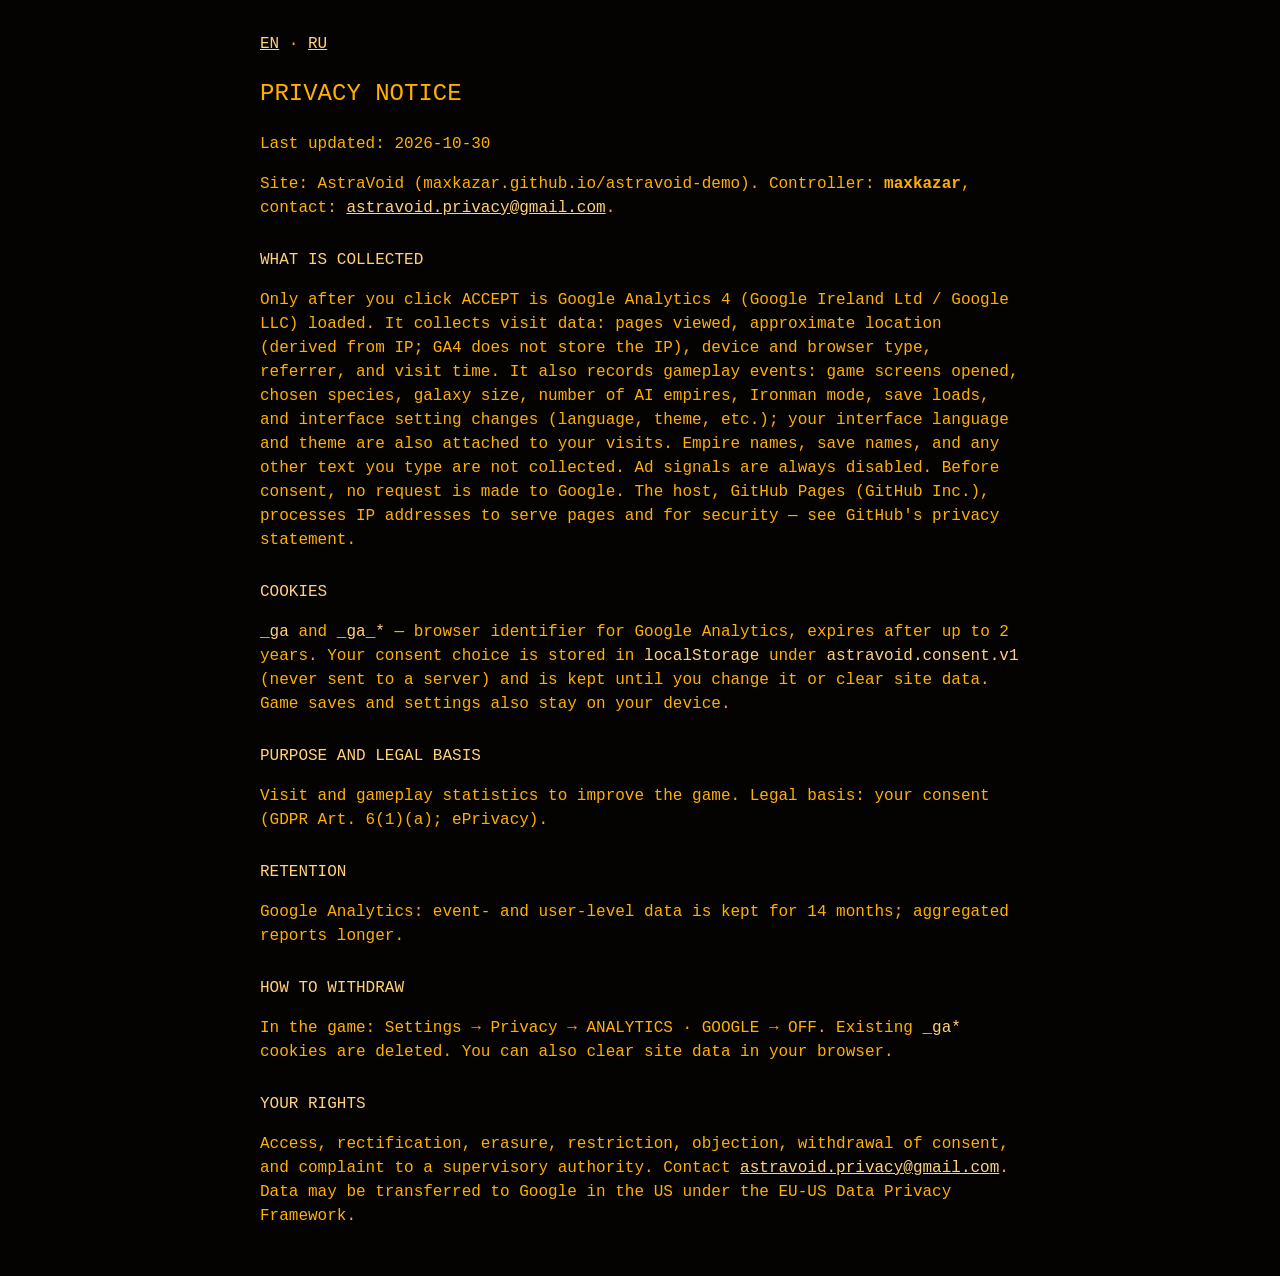
<file: privacy.html>
<!doctype html>
<html lang="en">
<head>
<meta charset="utf-8">
<meta name="viewport" content="width=device-width, initial-scale=1">
<title>AstraVoid · Privacy notice</title>
<link rel="icon" href="data:,">
<style>
  body{margin:0;background:#050301;color:#ffb000;font:16px/1.5 ui-monospace,Menlo,Consolas,monospace}
  main{max-width:760px;margin:0 auto;padding:32px 20px}
  a{color:#ffd27a}
  h1,h2{font-weight:normal;text-transform:uppercase}
  h2{font-size:1em;margin-top:28px;color:#ffd27a}
  code{color:#ffd27a}
  nav{margin-bottom:16px}
  /* language: #ru shows Russian, anything else English */
  #ru:not(:target){display:none}
  #ru:target ~ #en{display:none}
</style>
</head>
<body>
<main>
<nav><a href="#en">EN</a> · <a href="#ru">RU</a></nav>

<section id="ru" lang="ru">
<h1>Политика конфиденциальности</h1>
<p>Последнее обновление: 2026-10-30</p>
<p>Сайт: AstraVoid (maxkazar.github.io/astravoid-demo). Контролёр данных: <b>maxkazar</b>, контакт: <a href="mailto:astravoid.privacy@gmail.com">astravoid.privacy@gmail.com</a>.</p>
<h2>Что собирается</h2>
<p>Только если вы нажали «Принять», загружается Google Analytics 4 (Google Ireland Ltd / Google LLC). Он собирает данные о посещениях: просмотренные страницы, приблизительное местоположение (по IP, сам IP не хранится в GA4), тип устройства и браузера, источник перехода, время визита. Также собираются игровые события: открытые экраны игры, выбранная раса, размер галактики, число ИИ-империй, режим Ironman, загрузка сохранения и изменения настроек интерфейса (язык, тема и т. п.); язык и тема интерфейса также прикрепляются к вашим визитам. Названия империй, имена сохранений и любой другой вводимый вами текст не собираются. Рекламные сигналы отключены всегда. До вашего согласия запросы к Google не отправляются. Хостинг GitHub Pages (GitHub Inc.) обрабатывает IP-адреса для доставки страниц и безопасности — см. политику GitHub.</p>
<h2>Cookie</h2>
<p><code>_ga</code> и <code>_ga_*</code> — идентификатор браузера для Google Analytics, срок до 2 лет. Выбор согласия хранится в <code>localStorage</code> под ключом <code>astravoid.consent.v1</code> (не отправляется на сервер) и сохраняется, пока вы его не измените или не очистите данные сайта. Сохранения игры и настройки также хранятся только локально.</p>
<h2>Цель и правовое основание</h2>
<p>Статистика посещений и игровых событий для улучшения игры. Основание — ваше согласие (ст. 6(1)(a) GDPR; ePrivacy).</p>
<h2>Срок хранения</h2>
<p>Google Analytics: данные на уровне событий и пользователей — 14 месяцев, агрегированные отчёты — дольше.</p>
<h2>Как отозвать согласие</h2>
<p>В игре: Настройки → Конфиденциальность → ANALYTICS · GOOGLE → OFF. Cookie <code>_ga*</code> будут удалены. Также можно очистить данные сайта в браузере.</p>
<h2>Ваши права</h2>
<p>Доступ, исправление, удаление, ограничение обработки, возражение, отзыв согласия и жалоба в надзорный орган. Пишите на <a href="mailto:astravoid.privacy@gmail.com">astravoid.privacy@gmail.com</a>. Данные могут передаваться Google в США в рамках EU-US Data Privacy Framework.</p>
</section>

<section id="en">
<h1>Privacy notice</h1>
<p>Last updated: 2026-10-30</p>
<p>Site: AstraVoid (maxkazar.github.io/astravoid-demo). Controller: <b>maxkazar</b>, contact: <a href="mailto:astravoid.privacy@gmail.com">astravoid.privacy@gmail.com</a>.</p>
<h2>What is collected</h2>
<p>Only after you click ACCEPT is Google Analytics 4 (Google Ireland Ltd / Google LLC) loaded. It collects visit data: pages viewed, approximate location (derived from IP; GA4 does not store the IP), device and browser type, referrer, and visit time. It also records gameplay events: game screens opened, chosen species, galaxy size, number of AI empires, Ironman mode, save loads, and interface setting changes (language, theme, etc.); your interface language and theme are also attached to your visits. Empire names, save names, and any other text you type are not collected. Ad signals are always disabled. Before consent, no request is made to Google. The host, GitHub Pages (GitHub Inc.), processes IP addresses to serve pages and for security — see GitHub's privacy statement.</p>
<h2>Cookies</h2>
<p><code>_ga</code> and <code>_ga_*</code> — browser identifier for Google Analytics, expires after up to 2 years. Your consent choice is stored in <code>localStorage</code> under <code>astravoid.consent.v1</code> (never sent to a server) and is kept until you change it or clear site data. Game saves and settings also stay on your device.</p>
<h2>Purpose and legal basis</h2>
<p>Visit and gameplay statistics to improve the game. Legal basis: your consent (GDPR Art. 6(1)(a); ePrivacy).</p>
<h2>Retention</h2>
<p>Google Analytics: event- and user-level data is kept for 14 months; aggregated reports longer.</p>
<h2>How to withdraw</h2>
<p>In the game: Settings → Privacy → ANALYTICS · GOOGLE → OFF. Existing <code>_ga*</code> cookies are deleted. You can also clear site data in your browser.</p>
<h2>Your rights</h2>
<p>Access, rectification, erasure, restriction, objection, withdrawal of consent, and complaint to a supervisory authority. Contact <a href="mailto:astravoid.privacy@gmail.com">astravoid.privacy@gmail.com</a>. Data may be transferred to Google in the US under the EU-US Data Privacy Framework.</p>
</section>
</main>
</body>
</html>
</file>
